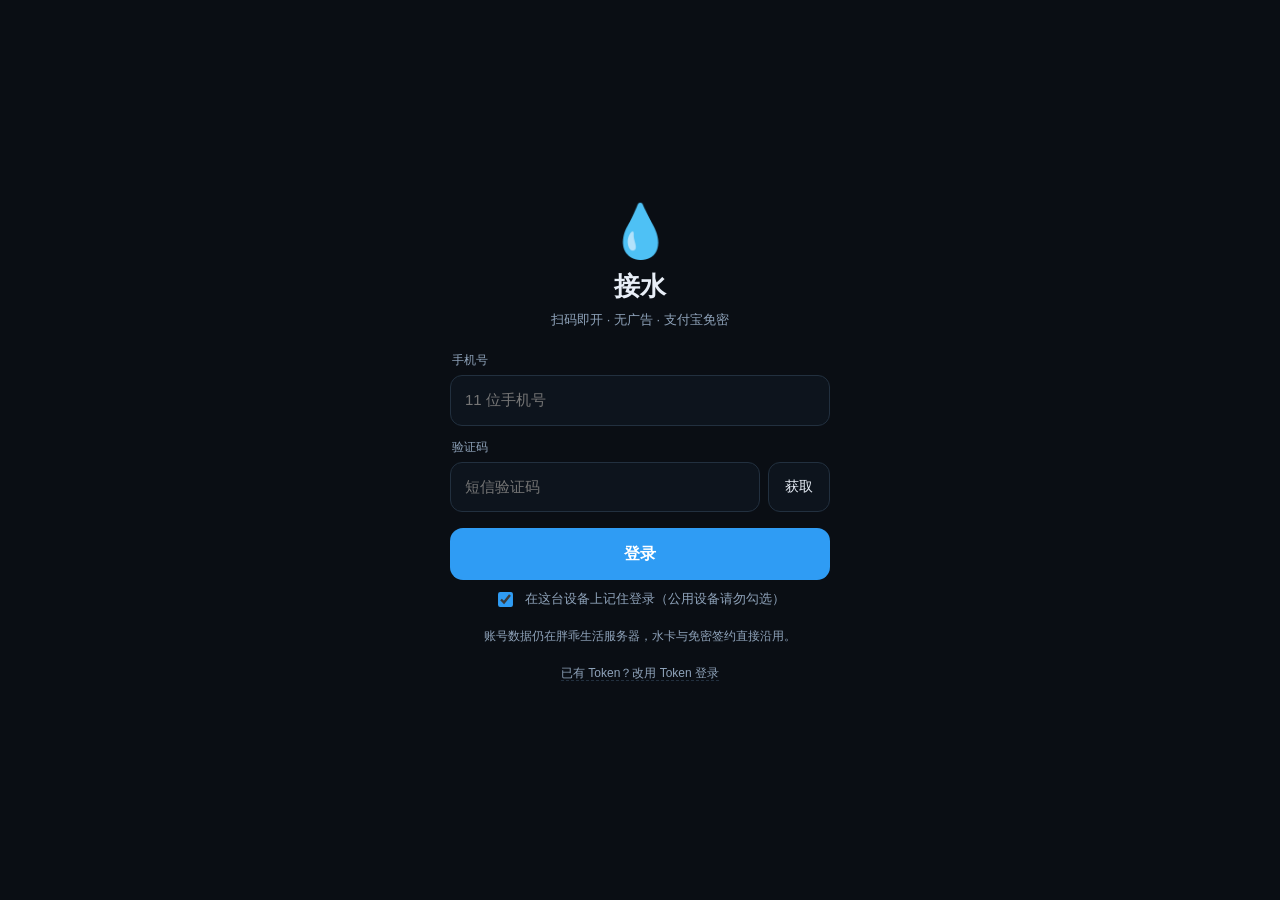
<file: web/index.html>
<!doctype html>
<html lang="zh-CN">
<head>
<meta charset="utf-8" />
<meta name="viewport" content="width=device-width, initial-scale=1, viewport-fit=cover, user-scalable=no" />
<meta name="theme-color" content="#0a0e14" />
<meta name="apple-mobile-web-app-capable" content="yes" />
<meta name="mobile-web-app-capable" content="yes" />
<meta name="apple-mobile-web-app-status-bar-style" content="black-translucent" />
<!-- 安全策略：只允许本站脚本 + 官方接口；禁掉内联脚本与内联样式。
     token 防窃取的三条关键约束：
       script-src 'self'      —— 注入的 <script> / eval 都不执行，XSS 拿不到 token
       style-src 'self'       —— 已把内联样式全部抽成 class，这里留最小集，挡住用 CSS 选择器外泄
       connect-src 只列官方  —— 即使有代码被执行，也没法把 token POST 到别处
     注意这是 meta 版（兜底）：它不支持 frame-ancestors。真正生效的完整策略是
     Cloudflare Pages 的响应头版（见 tools/gen_headers.py 生成的 web/_headers）。 -->
<meta http-equiv="Content-Security-Policy" content="default-src 'none'; script-src 'self'; style-src 'self'; img-src 'self' data: blob:; media-src 'self' blob:; connect-src 'self' https://userapi.qiekj.com; font-src 'self' data:; manifest-src 'self'; worker-src 'self'; object-src 'none'; base-uri 'none'; form-action 'none'; frame-src 'none'; upgrade-insecure-requests" />
<meta name="referrer" content="no-referrer" />
<meta http-equiv="X-Content-Type-Options" content="nosniff" />
<title>接水</title>
<link rel="manifest" href="manifest.webmanifest" />
<link rel="icon" href="icon-192.png" />
<link rel="apple-touch-icon" href="icon-192.png" />
<link rel="stylesheet" href="style.css" />
</head>
<body>

<!-- ============ 启动/登录 ============ -->
<section id="gate" class="gate">
  <div class="gate-inner">
    <div class="logo">💧</div>
    <h1>接水</h1>
    <p class="sub">扫码即开 · 无广告 · 支付宝免密</p>

    <p id="gateMsg" class="gate-msg hidden"></p>

    <div id="tab-phone" class="tab-body">
      <label class="field">
        <span>手机号</span>
        <input id="phone" type="tel" inputmode="numeric" maxlength="11" placeholder="11 位手机号" autocomplete="tel" />
      </label>
      <label class="field">
        <span>验证码</span>
        <div class="row">
          <input id="code" type="tel" inputmode="numeric" maxlength="6" placeholder="短信验证码" />
          <button id="sendCode" class="ghost">获取</button>
        </div>
      </label>
      <button id="doLogin" class="primary">登录</button>
      <label class="check">
        <input type="checkbox" id="rememberGate" />
        <span>在这台设备上记住登录（公用设备请勿勾选）</span>
      </label>
    </div>

    <p class="hint">账号数据仍在胖乖生活服务器，水卡与免密签约直接沿用。</p>
    <p class="hint tiny-adv"><a href="#" id="advToken">已有 Token？改用 Token 登录</a></p>

    <div id="tokenBox" class="hidden">
      <label class="field">
        <span>Token</span>
        <textarea id="tokenInput" rows="3" placeholder="粘贴从原 App 拿到的 token"></textarea>
      </label>
      <button id="useToken" class="ghost wide">使用此 Token</button>
    </div>
  </div>
</section>

<!-- ============ 主界面 ============ -->
<main id="app" class="app hidden">
  <header class="bar">
    <div class="bar-left">
      <span class="dot" id="netDot"></span>
      <strong>接水</strong>
    </div>
    <div class="bar-right">
      <span id="quotaBadge" class="badge hidden"></span>
      <button id="btnSettings" class="icon" aria-label="设置">⚙︎</button>
    </div>
  </header>

  <!-- 扫码区 -->
  <section id="home" class="screen">
    <button id="scanBtn" class="scan-orb">
      <svg viewBox="0 0 24 24" width="52" height="52" fill="none" stroke="currentColor" stroke-width="1.7" stroke-linecap="round">
        <path d="M4 8V6a2 2 0 0 1 2-2h2M16 4h2a2 2 0 0 1 2 2v2M20 16v2a2 2 0 0 1-2 2h-2M8 20H6a2 2 0 0 1-2-2v-2"/>
        <path d="M3 12h18"/>
      </svg>
      <span>扫码接水</span>
    </button>
    <p class="tiny">对准饮水机上的二维码，或手动输入设备号</p>

    <div class="tips">
      <div class="tip"><span class="t-ico">💳</span><div><b>支付宝免密</b><i>接完自动结算，无需扫码付款</i></div></div>
      <div class="tip"><span class="t-ico">🎟️</span><div><b>水卡自动生效</b><i>余额与优惠在云端，无需迁移</i></div></div>
      <div class="tip"><span class="t-ico">🚫</span><div><b>无广告无弹窗</b><i>打开即扫，只做接水这一件事</i></div></div>
    </div>

    <div class="quick">
      <div class="quick-head">
        <span>常用设备</span>
        <button id="btnRefreshDevices" class="link">从账号同步</button>
      </div>
      <div id="deviceList" class="device-list"><div class="empty">暂无记录</div></div>
    </div>
  </section>

  <!-- 设备详情 / 接水控制 -->
  <section id="device" class="screen hidden">
    <div class="card">
      <div class="card-head">
        <div>
          <h2 id="devName">设备</h2>
          <p id="devMeta" class="meta"></p>
        </div>
        <button id="btnCloseDevice" class="icon">&times;</button>
      </div>
      <div id="quotaLine" class="quota-line hidden"></div>
    </div>

    <div class="card center">
      <div id="stateRing" class="ring">
        <div class="ring-inner">
          <div id="stateTitle">正在连接</div>
          <div id="stateSub" class="tiny">正在获取设备信息…</div>
        </div>
      </div>
      <div id="flowLine" class="flow hidden">
        <span>已接</span><b id="flowAmount">—</b>
      </div>
      <button id="actionBtn" class="primary big">正在连接…</button>
      <p id="actionHint" class="tiny"></p>
      <!-- 地址后面加 ?debug=1 才出现：把最近一次 goods/water/sync 的原始响应摊在页面上。
           机器面板各状态到底对应 status 几，只能靠真机这一行看出来。 -->
      <p id="syncDebug" class="tiny hidden"></p>
    </div>
  </section>

  <!-- 结果 -->
  <section id="result" class="screen hidden">
    <div class="card center">
      <div class="ok">✓</div>
      <h2>接水完成</h2>
      <p id="resultMsg" class="meta"></p>
      <div id="resultRows" class="kv"></div>
      <button id="btnDone" class="primary">完成</button>
    </div>
  </section>
</main>

<!-- ============ 扫码覆盖层 ============ -->
<div id="scanner" class="scanner hidden">
  <video id="bgvideo" class="bg" playsinline muted autoplay></video>
  <video id="video" playsinline muted></video>
  <div class="scan-frame"><i></i><i></i><i></i><i></i></div>
  <div class="scanner-top">
    <button id="btnScannerClose" class="icon light">&times;</button>
    <span id="scanHint">把二维码对准取景框</span>
    <button id="btnTorch" class="icon light">☀︎</button>
  </div>
  <div class="scanner-bottom">
    <button id="btnManual" class="ghost light">手动输入设备号</button>
  </div>
</div>

<!-- ============ 设置 ============ -->
<div id="settings" class="sheet hidden">
  <div class="sheet-inner">
    <h3>设置</h3>
    <div class="kv">
      <div><span>账号</span><b id="setPhone">—</b></div>
      <div><span>Token</span><b id="setToken">—</b></div>
    </div>
    <button id="btnShowToken" class="ghost wide">查看并复制完整 Token</button>
    <div id="tokenFullBox" class="hidden">
      <p class="tiny">整段复制下面这串即可，在另一台设备的登录页「已有 Token？」里粘贴就能直接登录。不要在公共电脑上开着这个框。</p>
      <textarea id="tokenFull" rows="3" readonly></textarea>
      <div class="row-2">
        <button id="btnCopyToken" class="ghost">复制</button>
        <button id="btnHideToken" class="ghost">收起</button>
      </div>
    </div>
    <label class="check">
      <input type="checkbox" id="remember" />
      <span>记住登录（本机会保存，公用设备请勿勾选）</span>
    </label>
    <label class="field">
      <span>支付方式</span>
      <select id="payTypeSel">
        <option value="15">支付宝免密（推荐）</option>
        <option value="">默认（由服务端决定）</option>
      </select>
    </label>
    <label class="check">
      <input type="checkbox" id="autoStart" />
      <span>进入首页后自动打开扫码</span>
    </label>
    <button id="btnLogout" class="danger">退出登录</button>
    <button id="btnCloseSettings" class="ghost">关闭</button>
    <p class="tiny">接口：userapi.qiekj.com · 非官方客户端，仅个人使用</p>
  </div>
</div>

<!-- ============ 手动输入 ============ -->
<div id="manual" class="sheet hidden">
  <div class="sheet-inner">
    <h3>输入设备号</h3>
    <label class="field">
      <span>二维码内容 / 设备编号</span>
      <textarea id="manualInput" rows="3" placeholder="扫描结果文本，或饮水机上的编号"></textarea>
    </label>
    <button id="btnManualOk" class="primary">确定</button>
    <button id="btnManualCancel" class="ghost">取消</button>
  </div>
</div>

<div id="toast" class="toast hidden"></div>

<script src="jsQR.js"></script>
<script src="app.js"></script>
</body>
</html>
</file>
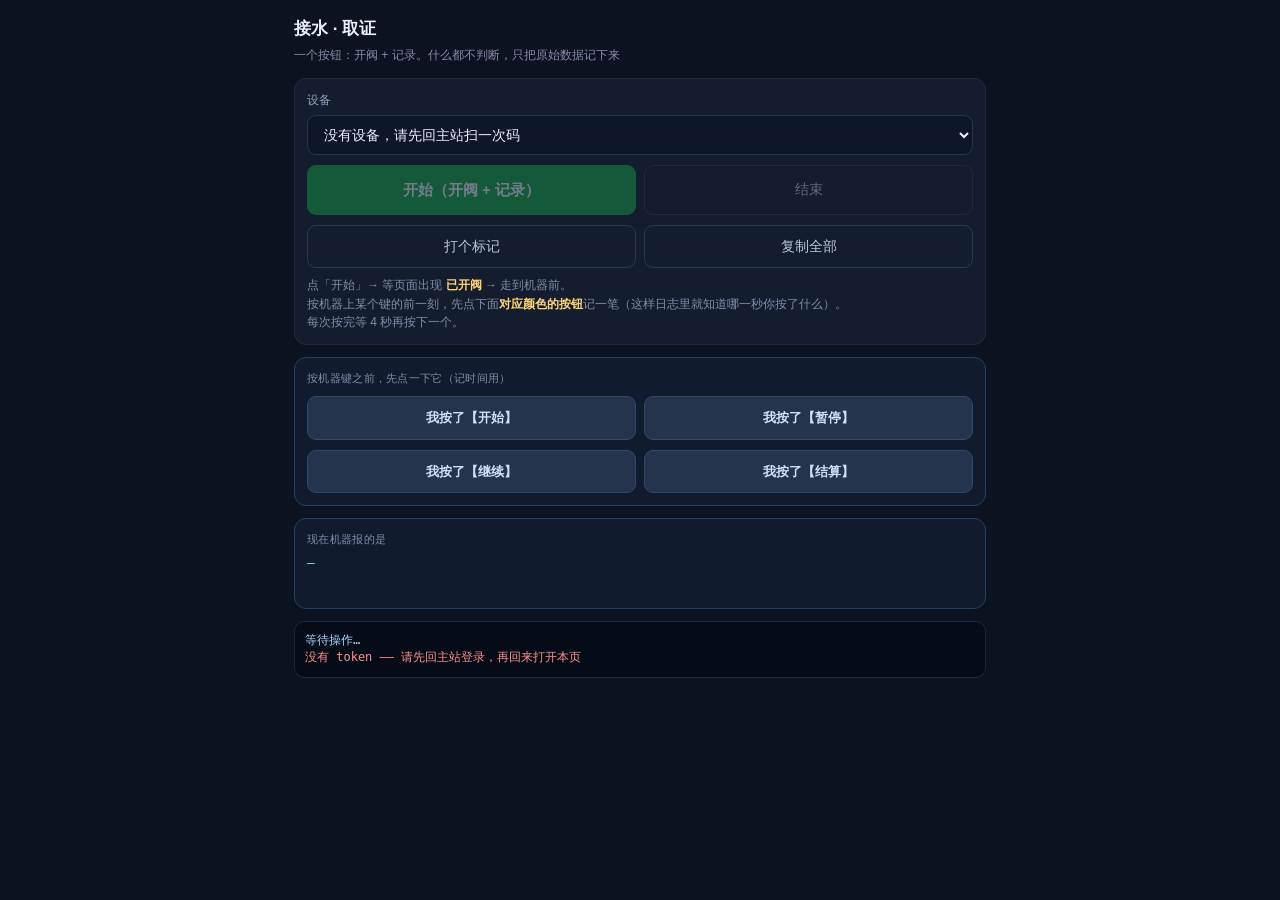
<file: web/capture.html>
<!DOCTYPE html>
<html lang="zh-CN">
<head>
<meta charset="utf-8">
<meta name="viewport" content="width=device-width,initial-scale=1,viewport-fit=cover">
<meta name="theme-color" content="#0b1220">
<meta http-equiv="Content-Security-Policy" content="default-src 'none'; script-src 'self'; style-src 'self'; img-src 'self' data:; connect-src https://userapi.qiekj.com; base-uri 'none'; form-action 'none'">
<title>接水 · 取证</title>
<link rel="stylesheet" href="capture.css">
</head>
<body>
<div class="wrap">
  <h1>接水 · 取证</h1>
  <div class="sub">一个按钮：开阀 + 记录。什么都不判断，只把原始数据记下来</div>

  <div class="card">
    <label for="devSel">设备</label>
    <select id="devSel"><option value="">加载中…</option></select>
    <div class="row">
      <button id="btnGo" class="go">开始（开阀 + 记录）</button>
      <button id="btnStop" class="ghost" disabled>结束</button>
    </div>
    <div class="row">
      <button id="btnMark" class="ghost">打个标记</button>
      <button id="btnCopy" class="ghost">复制全部</button>
    </div>
    <div class="hint">
      点「开始」→ 等页面出现 <b>已开阀</b> → 走到机器前。<br>
      按机器上某个键的前一刻，先点下面<b>对应颜色的按钮</b>记一笔（这样日志里就知道哪一秒你按了什么）。<br>
      每次按完等 4 秒再按下一个。
    </div>
  </div>

  <div class="card marks-card">
    <div class="live-label">按机器键之前，先点一下它（记时间用）</div>
    <div class="row">
      <button id="mkStart" class="mk">我按了【开始】</button>
      <button id="mkPause" class="mk">我按了【暂停】</button>
    </div>
    <div class="row">
      <button id="mkResume" class="mk">我按了【继续】</button>
      <button id="mkEnd" class="mk">我按了【结算】</button>
    </div>
  </div>

  <div class="card live-card">
    <div class="live-label">现在机器报的是</div>
    <div id="live" class="live">—</div>
    <div id="liveHint" class="live-hint"></div>
  </div>

  <div id="log">等待操作…</div>
</div>

<script src="capture.js"></script>
</body>
</html>
</file>
<file: web/style.css>
:root{
  --bg:#0a0e14;
  --bg2:#111823;
  --card:#151d2a;
  --line:#22303f;
  --fg:#e8eef7;
  --fg2:#8fa3ba;
  --accent:#2f9cf4;
  --accent2:#1f7fd4;
  --ok:#2ecc8f;
  --warn:#f5a623;
  --err:#ff5d5d;
  --safe-b:env(safe-area-inset-bottom,0px);
  --safe-t:env(safe-area-inset-top,0px);
}
*{box-sizing:border-box;-webkit-tap-highlight-color:transparent}
html,body{height:100%}
body{
  margin:0;background:var(--bg);color:var(--fg);
  font:15px/1.5 -apple-system,BlinkMacSystemFont,"Segoe UI","PingFang SC","Microsoft YaHei",sans-serif;
  overscroll-behavior:none;
  -webkit-font-smoothing:antialiased;
  overflow-x:hidden;
}
.hidden{display:none!important}
button{font:inherit;color:inherit;border:0;background:none;cursor:pointer}
input,textarea,select{
  font:inherit;color:var(--fg);background:#0d141d;border:1px solid var(--line);
  border-radius:12px;padding:13px 14px;width:100%;outline:none;
}
input:focus,textarea:focus,select:focus{border-color:var(--accent)}
textarea{resize:none}
h1,h2,h3{margin:0;font-weight:650;letter-spacing:.2px}

/* ---------- 登录 ---------- */
.gate{min-height:100%;display:flex;align-items:center;justify-content:center;padding:24px}
.gate-inner{width:100%;max-width:380px;text-align:center}
.logo{font-size:52px;line-height:1}
.gate h1{margin:10px 0 4px;font-size:26px}
.sub{color:var(--fg2);margin:0 0 22px;font-size:13px}
.tabs{display:flex;gap:6px;background:#0d141d;border:1px solid var(--line);border-radius:12px;padding:4px;margin-bottom:16px}
.tab{flex:1;padding:9px;border-radius:9px;color:var(--fg2);font-size:14px}
.tab.active{background:var(--card);color:var(--fg)}
.tab-body{text-align:left}
#tokenBox{margin-top:12px;text-align:left}
.tiny-adv{margin-top:10px}
.tiny-adv a{color:var(--fg2);text-decoration:none;border-bottom:1px dashed var(--line)}
.ghost.wide{width:100%;padding:11px;margin-top:4px}
#tokenFullBox{margin-top:10px;margin-bottom:14px}
#tokenFullBox .tiny{margin:0 0 8px}
#tokenFull{width:100%;font-size:12px;line-height:1.5;color:var(--fg2);word-break:break-all}
.row-2{display:flex;gap:10px;margin-top:10px}
.row-2 .ghost{flex:1;width:auto;margin-top:0;padding:11px}
.gate-msg{
  margin:14px 0 20px;padding:10px 12px;border-radius:11px;
  background:rgba(255,93,93,.12);border:1px solid rgba(255,93,93,.35);
  color:#ff9a9a;font-size:13px;line-height:1.5;text-align:left;
}
.field{display:block;margin-bottom:12px}
.field>span{display:block;font-size:12px;color:var(--fg2);margin-bottom:6px;padding-left:2px}
.row{display:flex;gap:8px}
.row input{flex:1}
.primary{
  width:100%;padding:14px;border-radius:13px;background:var(--accent);color:#fff;
  font-weight:650;font-size:16px;margin-top:4px;
  transition:transform .12s,background .2s;
}
.primary:active{transform:scale(.985);background:var(--accent2)}
.primary.big{padding:17px;font-size:17px;border-radius:15px}
.primary[disabled]{opacity:.5}
.ghost{
  padding:0 16px;border-radius:12px;border:1px solid var(--line);
  background:#0d141d;color:var(--fg);font-size:14px;white-space:nowrap;
}
.ghost:disabled{opacity:.45}
.ghost.light{border-color:rgba(255,255,255,.35);background:rgba(0,0,0,.4);color:#fff}
.danger{width:100%;padding:13px;border-radius:12px;background:rgba(255,93,93,.12);color:var(--err);font-weight:600;margin-bottom:10px}
.icon{width:38px;height:38px;border-radius:10px;display:grid;place-items:center;font-size:20px;color:var(--fg2)}
.icon.light{color:#fff;background:rgba(0,0,0,.45)}
.hint{margin-top:18px;font-size:12px;color:var(--fg2);line-height:1.6}
.tiny{font-size:12px;color:var(--fg2);margin:6px 0 0}

/* ---------- 主界面 ---------- */
.app{min-height:100%;display:flex;flex-direction:column;padding:0 16px calc(20px + var(--safe-b))}
.bar{
  position:sticky;top:0;z-index:5;display:flex;align-items:center;justify-content:space-between;
  padding:calc(10px + var(--safe-t)) 0 10px;background:linear-gradient(var(--bg) 70%,transparent);
}
.bar-left{display:flex;align-items:center;gap:8px;font-size:16px}
.bar-right{display:flex;align-items:center;gap:8px}
.dot{width:7px;height:7px;border-radius:50%;background:var(--ok)}
.dot.off{background:var(--err)}
.badge{font-size:11px;padding:4px 9px;border-radius:20px;background:rgba(47,156,244,.15);color:#7cc4ff;border:1px solid rgba(47,156,244,.3)}
.screen{flex:1;display:flex;flex-direction:column;gap:14px}

.scan-orb{
  margin:26px auto 0;width:200px;height:200px;border-radius:50%;
  display:flex;flex-direction:column;align-items:center;justify-content:center;gap:10px;
  color:#fff;background:radial-gradient(circle at 50% 35%,#2f9cf4,#155f9e 70%);
  box-shadow:0 0 0 1px rgba(47,156,244,.4),0 18px 50px -12px rgba(47,156,244,.7);
  transition:transform .15s;
}
.scan-orb:active{transform:scale(.97)}
.scan-orb span{font-size:15px;font-weight:650;letter-spacing:.5px}
.tiny{text-align:center}

.tips{display:flex;flex-direction:column;gap:9px;margin-top:22px}
.tip{display:flex;align-items:center;gap:12px;padding:12px 14px;background:var(--card);border:1px solid var(--line);border-radius:14px}
.tip .t-ico{width:34px;height:34px;border-radius:10px;background:#0f1722;display:grid;place-items:center;font-size:17px;flex:none}
.tip b{display:block;font-size:13.5px;font-weight:600}
.tip i{display:block;font-style:normal;font-size:12px;color:var(--fg2);margin-top:2px}
.quick{margin-top:auto;padding-top:20px}
.quick-head{display:flex;justify-content:space-between;align-items:center;color:var(--fg2);font-size:13px;margin-bottom:8px}
.link{color:var(--accent);font-size:13px}
.device-list{display:flex;flex-direction:column;gap:8px}
.device{display:flex;align-items:center;gap:12px;padding:13px 14px;background:var(--card);border:1px solid var(--line);border-radius:14px;text-align:left;width:100%}
.device:active{background:#1a2434}
.device .d-ico{width:34px;height:34px;border-radius:10px;background:rgba(47,156,244,.12);display:grid;place-items:center;font-size:17px}
.device .d-main{flex:1;min-width:0}
.device .d-name{font-size:14px;font-weight:600;white-space:nowrap;overflow:hidden;text-overflow:ellipsis}
.device .d-sub{font-size:12px;color:var(--fg2);white-space:nowrap;overflow:hidden;text-overflow:ellipsis}
.empty{padding:22px;text-align:center;color:var(--fg2);font-size:13px;background:var(--card);border:1px dashed var(--line);border-radius:14px}

.card{background:var(--card);border:1px solid var(--line);border-radius:18px;padding:16px}
.card.center{text-align:center;display:flex;flex-direction:column;align-items:center;gap:12px}
.card-head{display:flex;justify-content:space-between;align-items:flex-start;gap:10px}
.card-head h2{font-size:17px}
.meta{color:var(--fg2);font-size:12px;margin:4px 0 0}
/* 结算异常（订单没建出来 / 支付未确认）时的提示，用警示色，不能和正常"已结算"长一样 */
.meta.warn{color:#ffb454;font-size:12.5px;line-height:1.5}
.quota-line{margin-top:12px;padding:10px 12px;border-radius:11px;background:rgba(46,204,143,.1);color:#6fe0b0;font-size:13px;border:1px solid rgba(46,204,143,.22)}
/* 单位（元/L 等）。原来写成行内 style，CSP 收紧后行内样式会被拦，改成 class */

.ring{
  width:190px;height:190px;border-radius:50%;display:grid;place-items:center;
  /* 角度用自定义属性传：CSP 的 style-src 'self' 会拦掉 el.style.background=...，
     但 CSSOM 的 setProperty('--deg', ...) 不属于内联样式声明，不受该策略限制。 */
  --deg:0deg;
  background:conic-gradient(var(--accent) var(--deg),rgba(47,156,244,.13) var(--deg));
  transition:background .3s;
}
.ring-inner{width:158px;height:158px;border-radius:50%;background:var(--card);display:flex;flex-direction:column;align-items:center;justify-content:center;gap:6px;padding:14px;overflow:hidden}
/* 圆环里只有 130px 见方，标题/副标题都得留出余量，否则长句会顶到圆边上（用户反馈过）。 */
#stateTitle{font-size:16px;font-weight:650;line-height:1.25;text-align:center;max-width:100%;word-break:break-word}
#stateSub{font-size:11.5px;line-height:1.35;text-align:center;max-width:100%;word-break:break-word}
.flow{display:flex;gap:8px;align-items:baseline;font-size:13px;color:var(--fg2)}
.flow b{color:#7cc4ff;font-size:19px}
.kv{width:100%;display:flex;flex-direction:column;gap:9px;margin:12px 0}
.kv>div{display:flex;justify-content:space-between;gap:12px;font-size:13px}
.kv span{color:var(--fg2)}
.kv b{font-weight:600;word-break:break-all;text-align:right}
.ok{width:62px;height:62px;border-radius:50%;background:rgba(46,204,143,.15);color:var(--ok);display:grid;place-items:center;font-size:30px}

/* ---------- 扫码 ---------- */
.scanner{position:fixed;inset:0;background:#000;z-index:50;overflow:hidden;
  display:flex;align-items:center;justify-content:center}

/* 预览：**整幅画面完整可见，一像素都不裁、不放大**。
   这里走过不少弯路，记下来免得再犯：

   1) 最早用 cover + 16:9 的流。竖屏 9:19.5 的容器里，cover 横向只露出约 26%，
      等效放大 3.85 倍 —— 用户的第一反应是"相机自己放大了，我得往后退"，
      越退码越小，越扫不上。这是"扫不上"最主要的人为原因。
   2) 后来把 video 缩成一个正方形小方块。确实不裁了，但框外全黑，
      看着像相机坏了，而且能看到的范围只剩中间一小块。
   3) 现在是"按流的原始比例整幅显示"：整幅画面完整可见，既不裁也不压。
      你看到的就是相机拍到的全部，不存在"看到的只是局部"。

   配合 app.js 的解码策略：解的也是**整幅**，所以看得见的任何一个像素都在识别范围内。 */
.scanner video{position:absolute;inset:0;width:100%;height:100%;
  object-fit:contain;background:transparent;z-index:1}
/* 垫底的模糊背景：同一路流，铺满屏幕 + 模糊 + 压暗。
   纯粹是观感，让留白不是死黑，也不参与任何识别。 */
.scanner .bg{position:absolute;inset:0;width:100%;height:100%;object-fit:cover;
  filter:blur(28px) saturate(.7) brightness(.38);transform:scale(1.12);z-index:0}
/* 取景框是**叠在视频画面上**的准星，位置和大小由 layoutScanFrame() 按视频实际屏幕矩形算出来，
   保证它一定完全落在画面里，不会像上一版那样"框比画面还高"。 */
.scan-frame{position:absolute;z-index:2;border-radius:16px;
  box-shadow:inset 0 0 0 1px rgba(255,255,255,.45)}
.scan-frame i{position:absolute;width:26px;height:26px;border:3px solid #fff;border-radius:4px}
.scan-frame i:nth-child(1){top:-2px;left:-2px;border-right:0;border-bottom:0}
.scan-frame i:nth-child(2){top:-2px;right:-2px;border-left:0;border-bottom:0}
.scan-frame i:nth-child(3){bottom:-2px;left:-2px;border-right:0;border-top:0}
.scan-frame i:nth-child(4){bottom:-2px;right:-2px;border-left:0;border-top:0}
.scanner-top{position:absolute;top:calc(12px + var(--safe-t));left:0;right:0;display:flex;align-items:center;justify-content:space-between;padding:0 14px;color:#fff;font-size:14px}
.scanner-bottom{position:absolute;bottom:calc(28px + var(--safe-b));left:0;right:0;display:flex;justify-content:center}

/* ---------- 弹层 ---------- */
.sheet{position:fixed;inset:0;background:rgba(0,0,0,.6);z-index:60;display:flex;align-items:flex-end}
.sheet-inner{width:100%;background:var(--bg2);border-radius:22px 22px 0 0;padding:20px 18px calc(20px + var(--safe-b));max-height:88vh;overflow:auto}
.sheet-inner h3{margin-bottom:14px;font-size:17px}
.sheet-inner .ghost,.sheet-inner .primary{width:100%;padding:13px;margin-top:10px;text-align:center}
.sheet-inner .primary{margin-top:4px}
.check{display:flex;align-items:center;gap:10px;padding:12px 0;font-size:14px;color:var(--fg)}
.check input{width:auto;transform:scale(1.15);accent-color:var(--accent)}
/* 登录页那个「记住登录」：比设置页的小一号，不抢登录按钮的注意力 */
.gate .check{padding:10px 0 0;font-size:12.5px;color:var(--fg2);text-align:left;justify-content:center}

.toast{
  position:fixed;left:50%;bottom:calc(38px + var(--safe-b));transform:translateX(-50%);
  background:rgba(30,42,58,.96);color:#fff;padding:11px 18px;border-radius:12px;
  font-size:13px;max-width:86vw;text-align:center;z-index:80;border:1px solid var(--line);
  animation:tin .18s ease;
}
@keyframes tin{from{opacity:0;transform:translate(-50%,8px)}}
.toast.err{background:rgba(90,28,28,.96);border-color:rgba(255,93,93,.4)}

/* 排障用：?debug=1 时设备页底部摊出最近一次 goods/water/sync 的原始值。
   机器面板各状态对应 status 几，只能靠真机这一行确认。 */
#syncDebug{
  margin-top:10px;word-break:break-all;opacity:.7;
  font-family:ui-monospace,SFMono-Regular,Menlo,monospace;
  font-size:11px;line-height:1.4;text-align:center;
}
</file>
<file: web/capture.css>
* { box-sizing: border-box; }
html, body {
  margin: 0; padding: 0; background: #0b1220; color: #e7eefc;
  font: 14px/1.5 -apple-system, BlinkMacSystemFont, 'Segoe UI', 'PingFang SC', 'Microsoft YaHei', sans-serif;
  -webkit-text-size-adjust: 100%;
}
.wrap { max-width: 720px; margin: 0 auto; padding: 16px 14px 40px; }
h1 { font-size: 17px; margin: 0 0 4px; font-weight: 650; }
.sub { color: #7f8ea8; font-size: 12px; margin-bottom: 14px; }
.card { background: #141d2e; border: 1px solid #1f2b41; border-radius: 12px; padding: 12px; margin-bottom: 12px; }
label { display: block; font-size: 12px; color: #8fa0bb; margin-bottom: 6px; }
select, button {
  font: inherit; color: #e7eefc; background: #0e1728;
  border: 1px solid #26344d; border-radius: 9px; padding: 10px 12px; width: 100%;
}
button { background: #1d6cf3; border-color: #1d6cf3; font-weight: 600; cursor: pointer; }
button:disabled { opacity: .45; }
button.ghost { background: transparent; border-color: #2a3852; color: #b9c6da; font-weight: 500; }
button.go { background: #16a34a; border-color: #16a34a; font-size: 15px; padding: 13px 12px; }
.row { display: flex; gap: 8px; margin-top: 10px; }
.row > * { flex: 1; }
.hint { font-size: 12px; color: #7f8ea8; margin-top: 8px; line-height: 1.55; }
.hint b { color: #ffd479; font-weight: 600; }

/* 实时状态卡：把最新一次的 status/workStatus/amount 摊在眼前，不用翻日志 */
.live-card { background: #101b2e; border-color: #24405f; }
.live-label { font-size: 11px; color: #7f8ea8; margin-bottom: 6px; letter-spacing: .3px; }
.live {
  font: 13px/1.4 ui-monospace, SFMono-Regular, Menlo, Consolas, monospace;
  color: #9fe7b4; word-break: break-all;
}
.live.unknown { color: #ffb27a; }
.live-hint { font-size: 12px; color: #ffd479; margin-top: 6px; min-height: 18px; }

#log {
  font: 12px/1.45 ui-monospace, SFMono-Regular, Menlo, Consolas, monospace;
  background: #060c17; border: 1px solid #1c2942; border-radius: 10px;
  padding: 10px; max-height: 46vh; overflow: auto; white-space: pre-wrap; word-break: break-all;
  color: #a9d5ff;
}
.mark { color: #7ee787; display: block; }
.warn { color: #ffb27a; display: block; }
.err { color: #ff8f8f; display: block; }
.sep { color: #ffd479; display: block; font-weight: 600; }
.line { display: block; }

/* 按键标记按钮：走到机器前点一下，日志里就知道哪一秒按了什么 */
.marks-card { background: #101b2e; border-color: #24405f; }
button.mk {
  background: #24344d; border-color: #33486a; color: #cfe0f7;
  font-weight: 600; font-size: 13px; padding: 11px 8px;
}
button.mk:active { background: #2f4463; }
</file>
